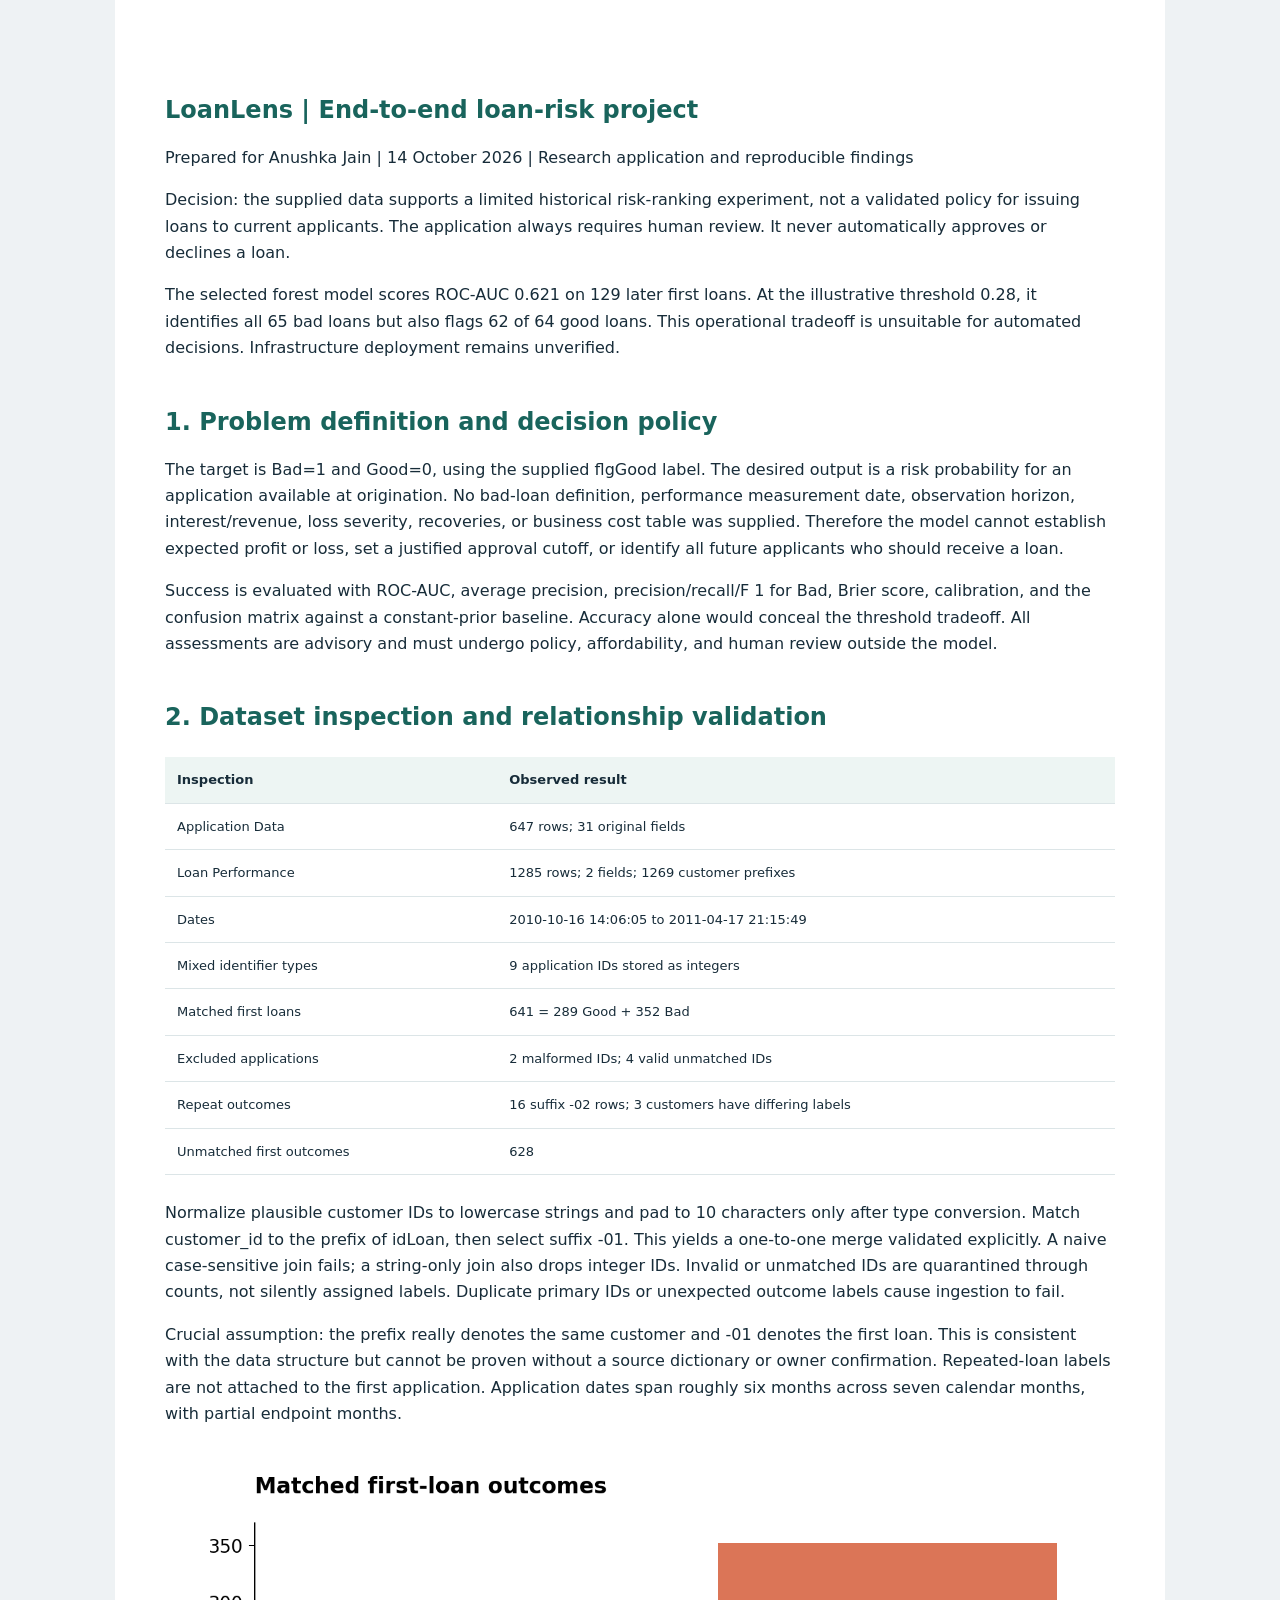
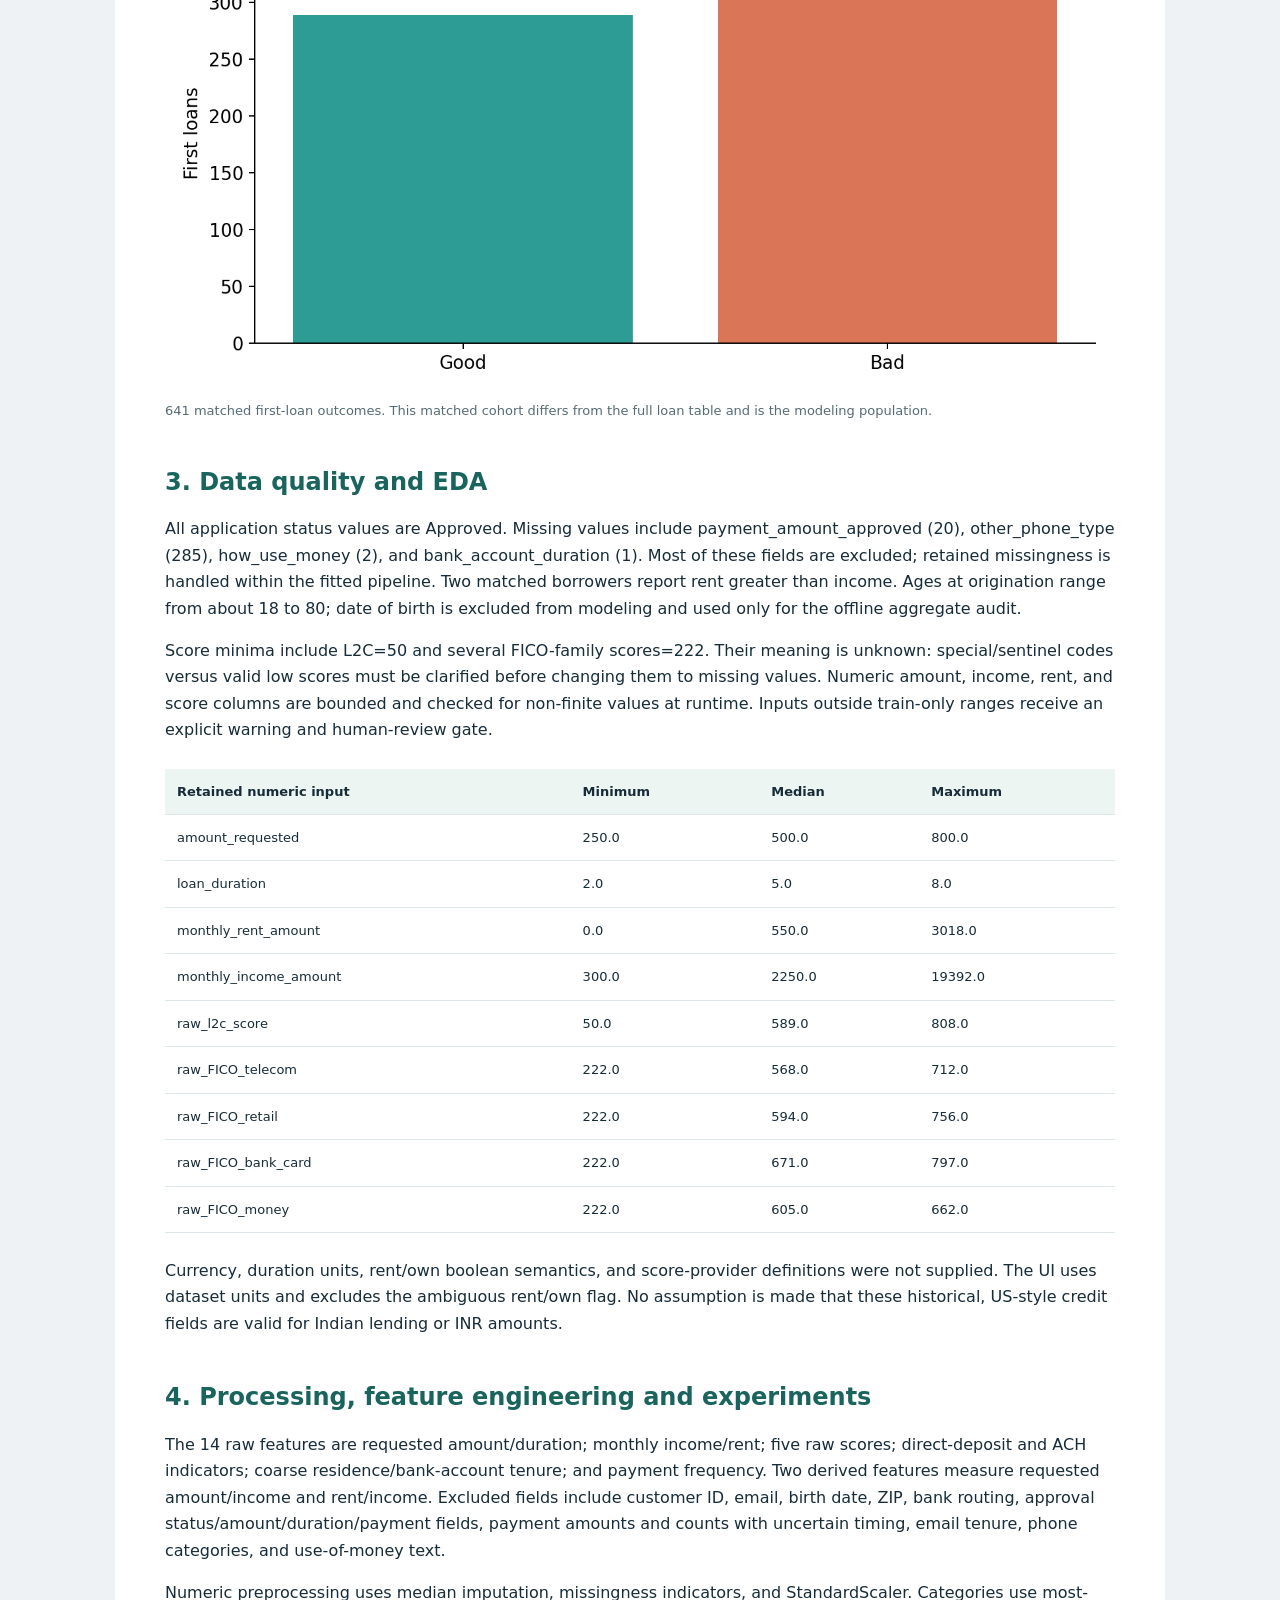
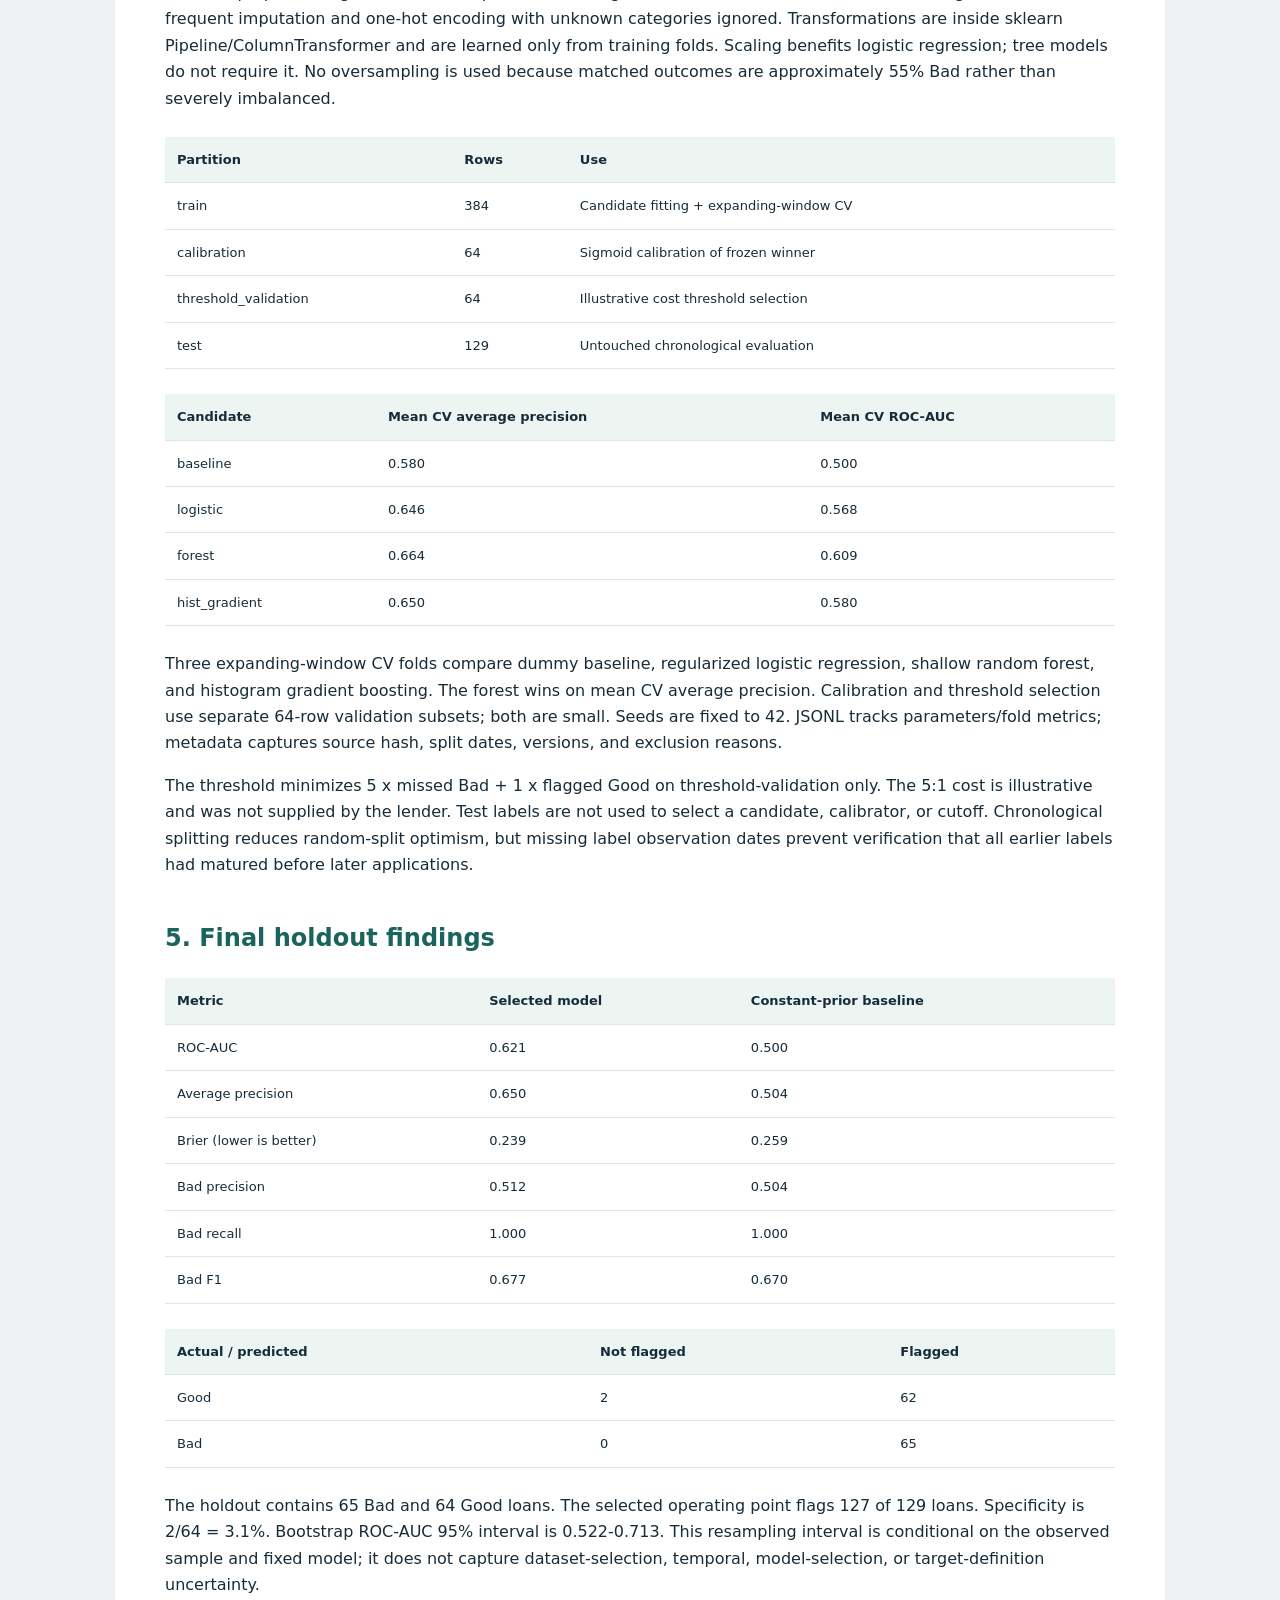
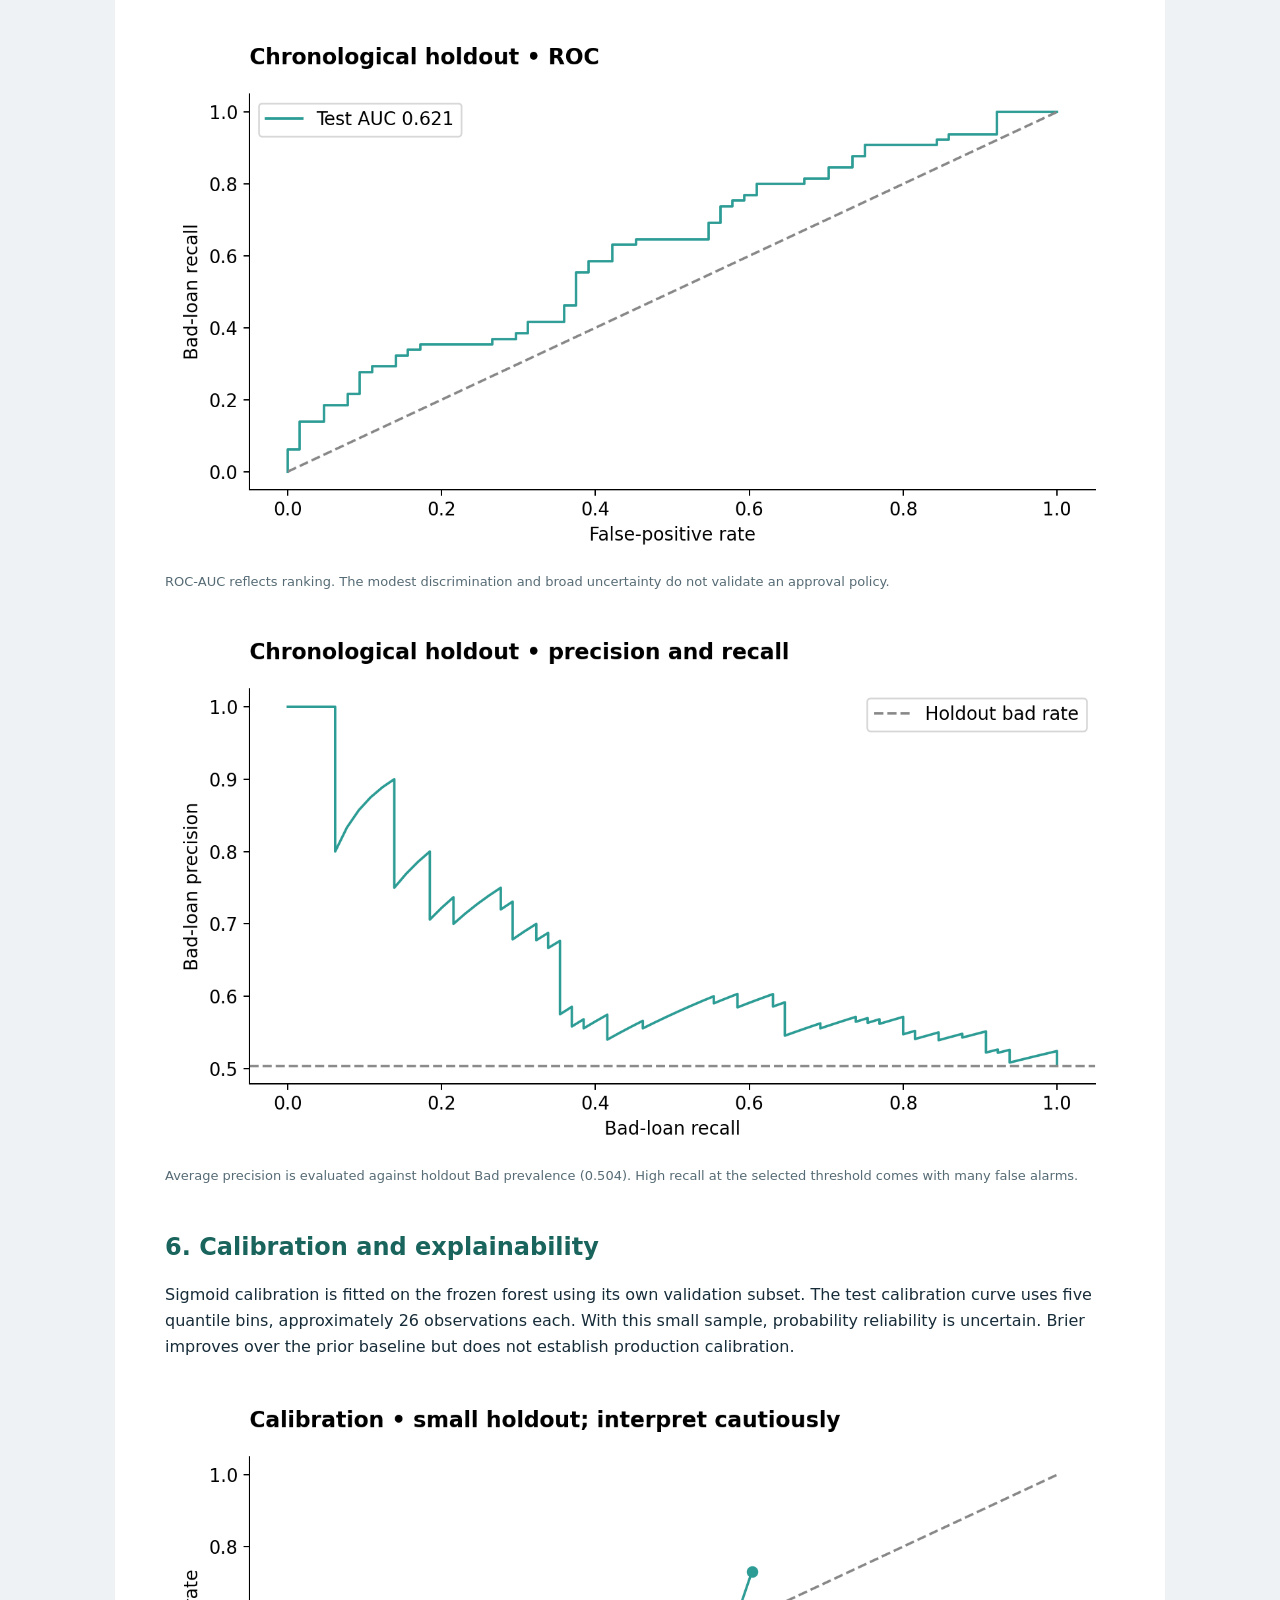
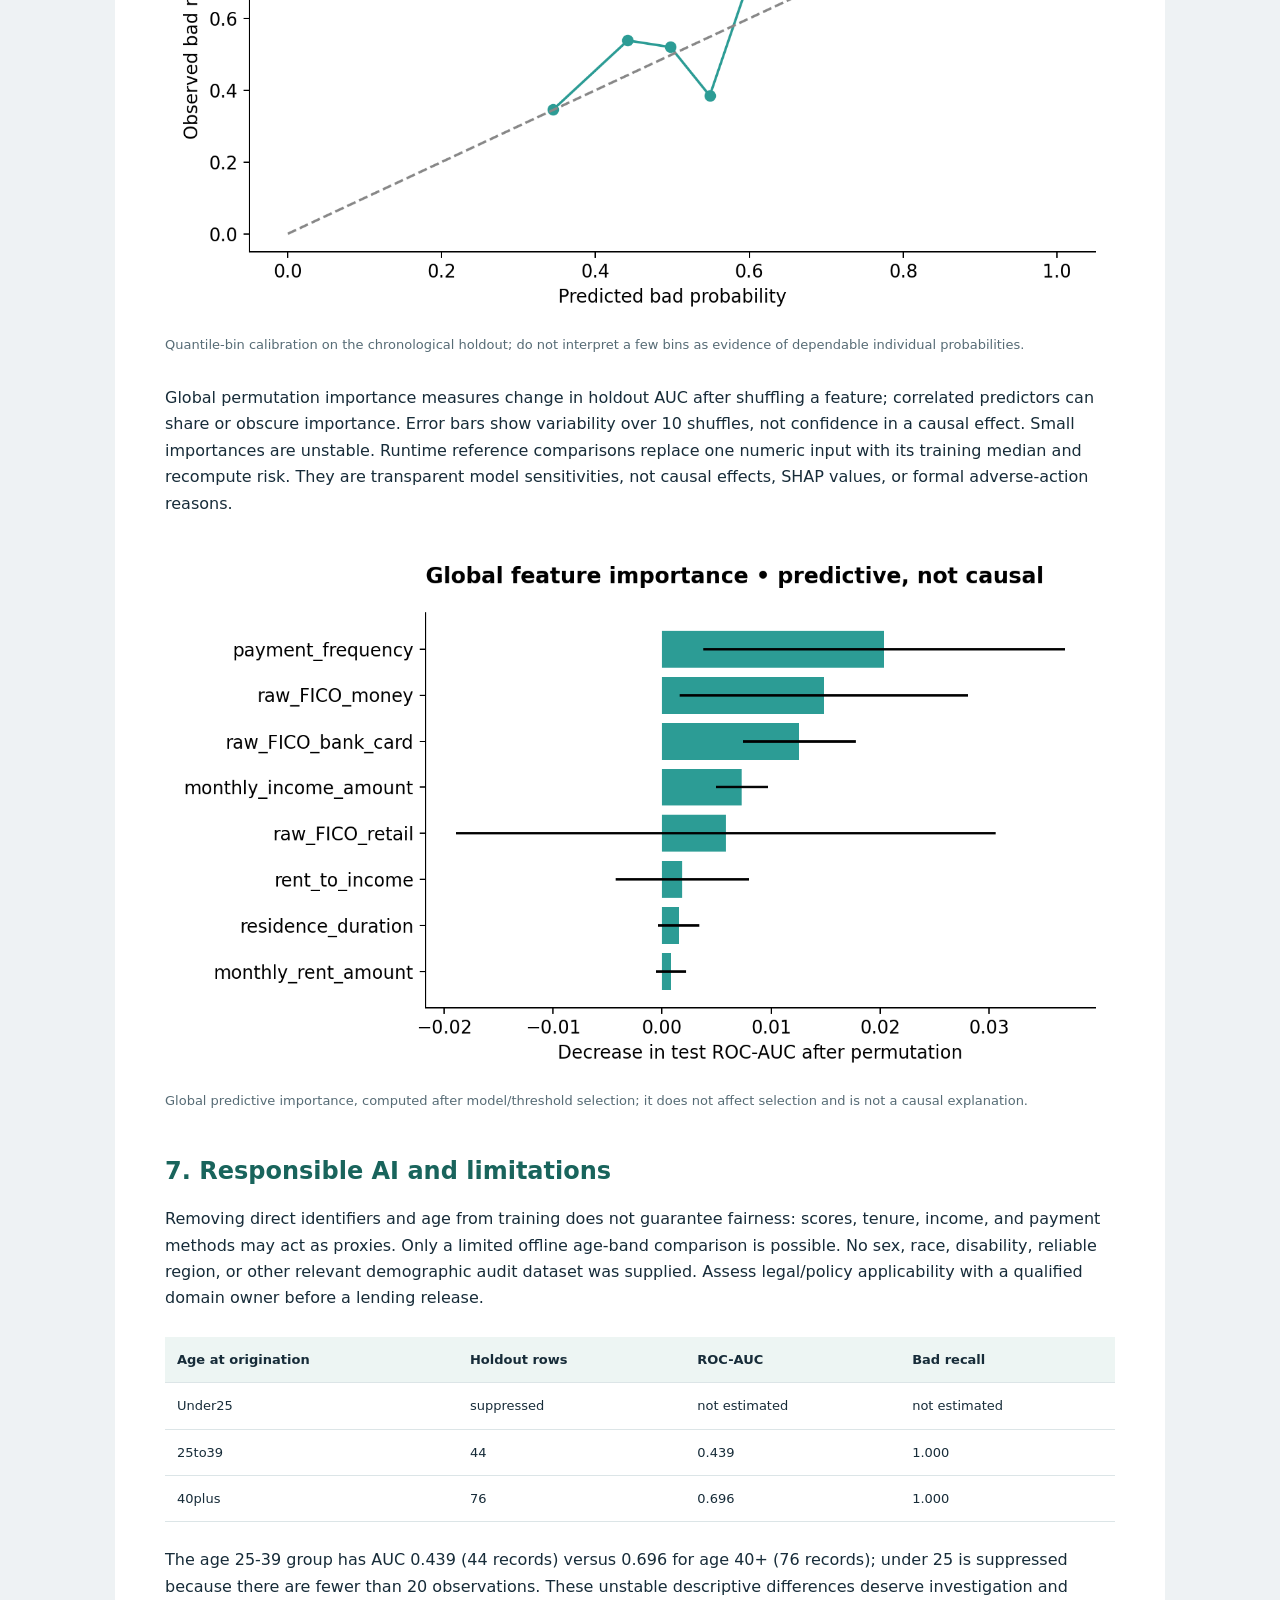
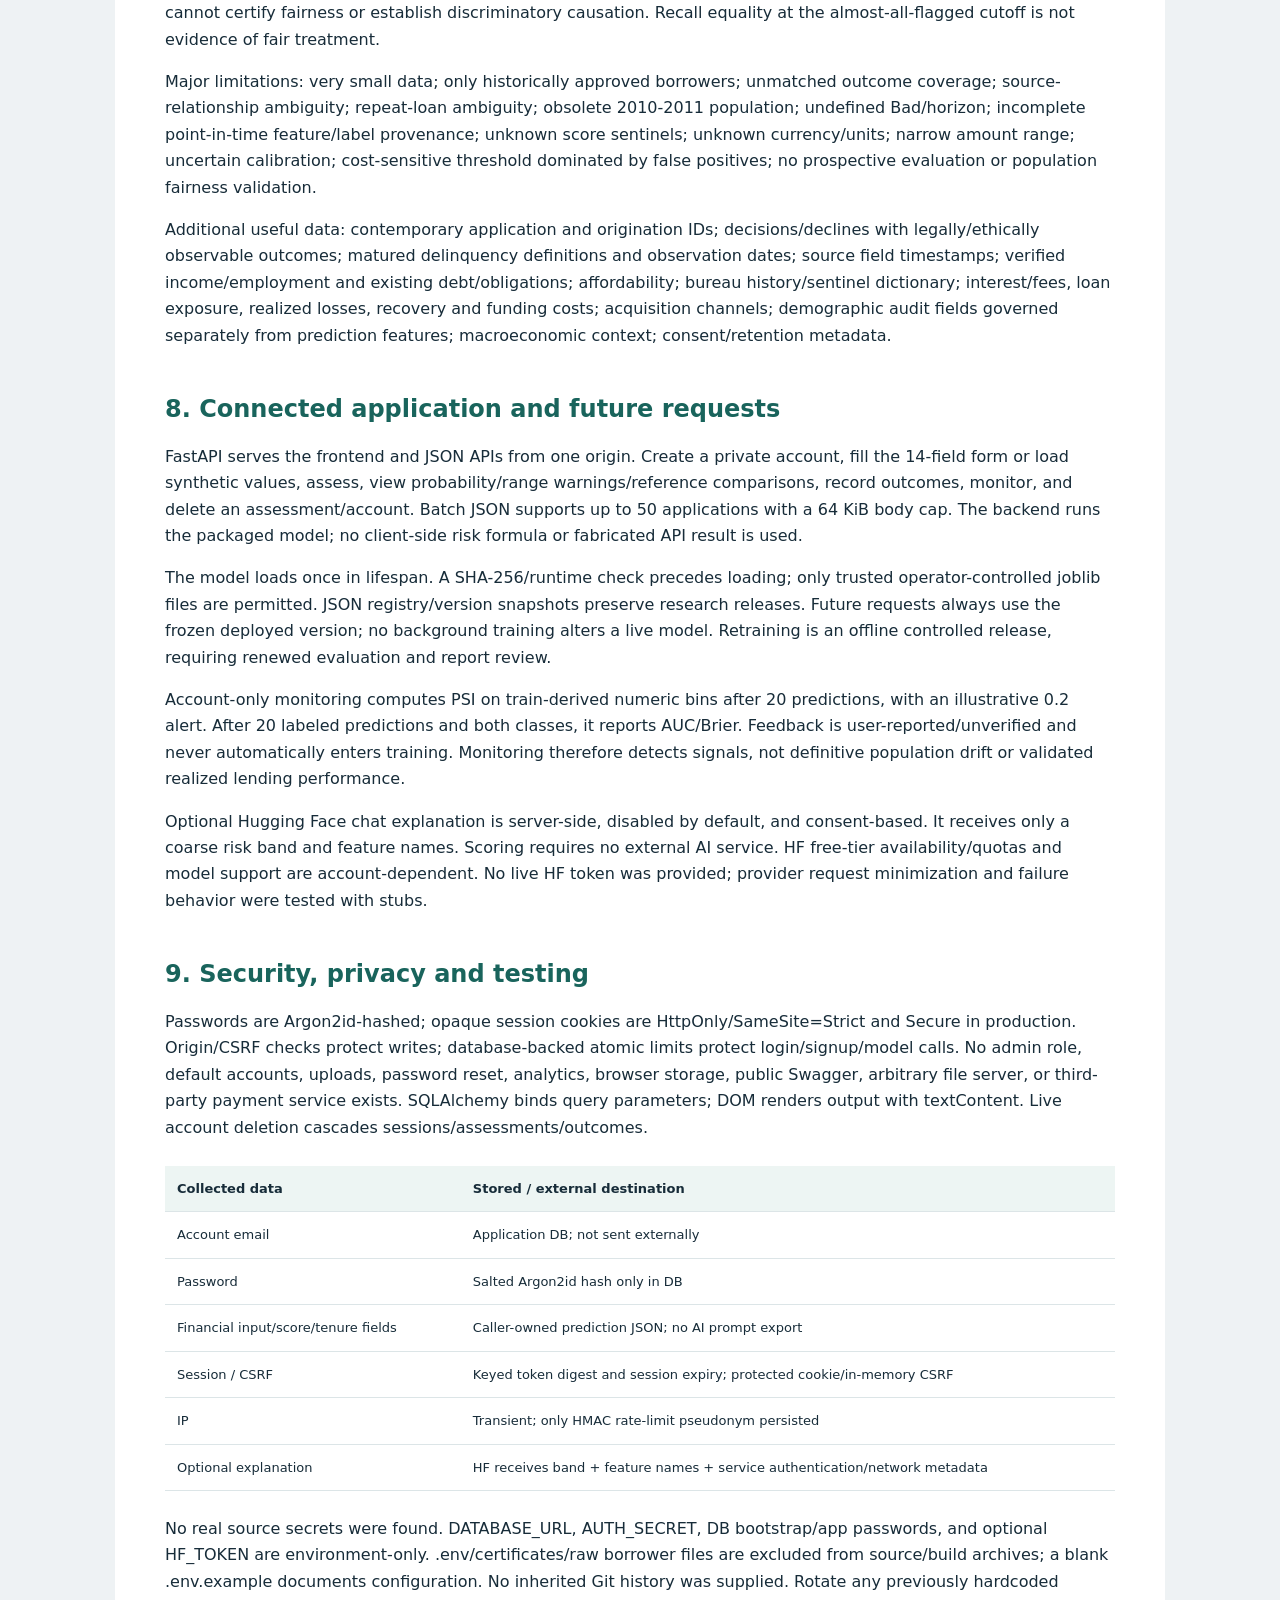
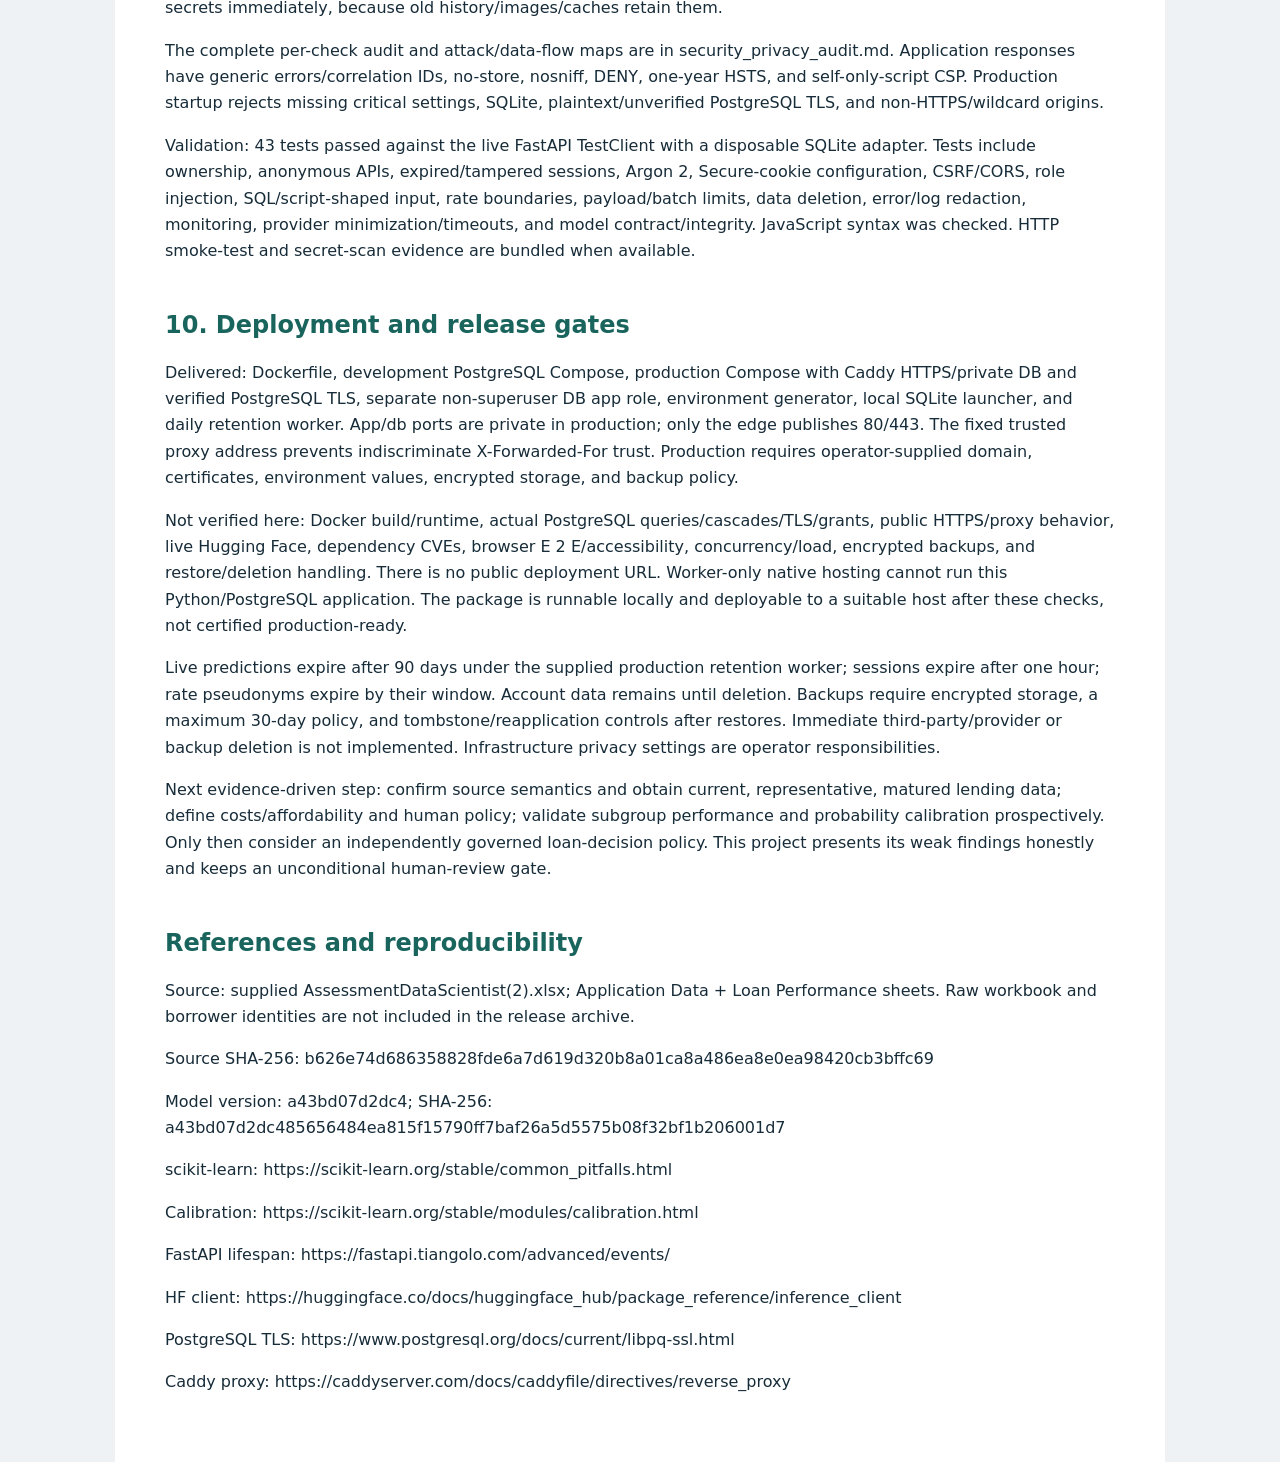
<file: reports/project_report.html>
<!doctype html><html lang="en"><head><meta charset="utf-8"><meta name="viewport" content="width=device-width,initial-scale=1"><title>LoanLens project report</title><link rel="stylesheet" href="report.css"></head><body><main>
<h2>LoanLens | End-to-end loan-risk project</h2>
<p>Prepared for Anushka Jain | 14 October 2026 | Research application and reproducible findings</p>
<p>Decision: the supplied data supports a limited historical risk-ranking experiment, not a validated policy for issuing loans to current applicants. The application always requires human review. It never automatically approves or declines a loan.</p>
<p>The selected forest model scores ROC-AUC 0.621 on 129 later first loans. At the illustrative threshold 0.28, it identifies all 65 bad loans but also flags 62 of 64 good loans. This operational tradeoff is unsuitable for automated decisions. Infrastructure deployment remains unverified.</p>
<h2>1. Problem definition and decision policy</h2>
<p>The target is Bad=1 and Good=0, using the supplied flgGood label. The desired output is a risk probability for an application available at origination. No bad-loan definition, performance measurement date, observation horizon, interest/revenue, loss severity, recoveries, or business cost table was supplied. Therefore the model cannot establish expected profit or loss, set a justified approval cutoff, or identify all future applicants who should receive a loan.</p>
<p>Success is evaluated with ROC-AUC, average precision, precision/recall/F 1 for Bad, Brier score, calibration, and the confusion matrix against a constant-prior baseline. Accuracy alone would conceal the threshold tradeoff. All assessments are advisory and must undergo policy, affordability, and human review outside the model.</p>
<h2>2. Dataset inspection and relationship validation</h2>
<table><thead><tr><th>Inspection</th><th>Observed result</th></tr></thead><tbody><tr><td>Application Data</td><td>647 rows; 31 original fields</td></tr><tr><td>Loan Performance</td><td>1285 rows; 2 fields; 1269 customer prefixes</td></tr><tr><td>Dates</td><td>2010-10-16 14:06:05 to 2011-04-17 21:15:49</td></tr><tr><td>Mixed identifier types</td><td>9 application IDs stored as integers</td></tr><tr><td>Matched first loans</td><td>641 = 289 Good + 352 Bad</td></tr><tr><td>Excluded applications</td><td>2 malformed IDs; 4 valid unmatched IDs</td></tr><tr><td>Repeat outcomes</td><td>16 suffix -02 rows; 3 customers have differing labels</td></tr><tr><td>Unmatched first outcomes</td><td>628</td></tr></tbody></table>
<p>Normalize plausible customer IDs to lowercase strings and pad to 10 characters only after type conversion. Match customer_id to the prefix of idLoan, then select suffix -01. This yields a one-to-one merge validated explicitly. A naive case-sensitive join fails; a string-only join also drops integer IDs. Invalid or unmatched IDs are quarantined through counts, not silently assigned labels. Duplicate primary IDs or unexpected outcome labels cause ingestion to fail.</p>
<p>Crucial assumption: the prefix really denotes the same customer and -01 denotes the first loan. This is consistent with the data structure but cannot be proven without a source dictionary or owner confirmation. Repeated-loan labels are not attached to the first application. Application dates span roughly six months across seven calendar months, with partial endpoint months.</p>
<figure><img src="figures/01_labels.png" alt="641 matched first-loan outcomes. This matched cohort differs from the full loan table and is the modeling population."><figcaption>641 matched first-loan outcomes. This matched cohort differs from the full loan table and is the modeling population.</figcaption></figure>
<h2>3. Data quality and EDA</h2>
<p>All application status values are Approved. Missing values include payment_amount_approved (20), other_phone_type (285), how_use_money (2), and bank_account_duration (1). Most of these fields are excluded; retained missingness is handled within the fitted pipeline. Two matched borrowers report rent greater than income. Ages at origination range from about 18 to 80; date of birth is excluded from modeling and used only for the offline aggregate audit.</p>
<p>Score minima include L2C=50 and several FICO-family scores=222. Their meaning is unknown: special/sentinel codes versus valid low scores must be clarified before changing them to missing values. Numeric amount, income, rent, and score columns are bounded and checked for non-finite values at runtime. Inputs outside train-only ranges receive an explicit warning and human-review gate.</p>
<table><thead><tr><th>Retained numeric input</th><th>Minimum</th><th>Median</th><th>Maximum</th></tr></thead><tbody><tr><td>amount_requested</td><td>250.0</td><td>500.0</td><td>800.0</td></tr><tr><td>loan_duration</td><td>2.0</td><td>5.0</td><td>8.0</td></tr><tr><td>monthly_rent_amount</td><td>0.0</td><td>550.0</td><td>3018.0</td></tr><tr><td>monthly_income_amount</td><td>300.0</td><td>2250.0</td><td>19392.0</td></tr><tr><td>raw_l2c_score</td><td>50.0</td><td>589.0</td><td>808.0</td></tr><tr><td>raw_FICO_telecom</td><td>222.0</td><td>568.0</td><td>712.0</td></tr><tr><td>raw_FICO_retail</td><td>222.0</td><td>594.0</td><td>756.0</td></tr><tr><td>raw_FICO_bank_card</td><td>222.0</td><td>671.0</td><td>797.0</td></tr><tr><td>raw_FICO_money</td><td>222.0</td><td>605.0</td><td>662.0</td></tr></tbody></table>
<p>Currency, duration units, rent/own boolean semantics, and score-provider definitions were not supplied. The UI uses dataset units and excludes the ambiguous rent/own flag. No assumption is made that these historical, US-style credit fields are valid for Indian lending or INR amounts.</p>
<h2>4. Processing, feature engineering and experiments</h2>
<p>The 14 raw features are requested amount/duration; monthly income/rent; five raw scores; direct-deposit and ACH indicators; coarse residence/bank-account tenure; and payment frequency. Two derived features measure requested amount/income and rent/income. Excluded fields include customer ID, email, birth date, ZIP, bank routing, approval status/amount/duration/payment fields, payment amounts and counts with uncertain timing, email tenure, phone categories, and use-of-money text.</p>
<p>Numeric preprocessing uses median imputation, missingness indicators, and StandardScaler. Categories use most-frequent imputation and one-hot encoding with unknown categories ignored. Transformations are inside sklearn Pipeline/ColumnTransformer and are learned only from training folds. Scaling benefits logistic regression; tree models do not require it. No oversampling is used because matched outcomes are approximately 55% Bad rather than severely imbalanced.</p>
<table><thead><tr><th>Partition</th><th>Rows</th><th>Use</th></tr></thead><tbody><tr><td>train</td><td>384</td><td>Candidate fitting + expanding-window CV</td></tr><tr><td>calibration</td><td>64</td><td>Sigmoid calibration of frozen winner</td></tr><tr><td>threshold_validation</td><td>64</td><td>Illustrative cost threshold selection</td></tr><tr><td>test</td><td>129</td><td>Untouched chronological evaluation</td></tr></tbody></table>
<table><thead><tr><th>Candidate</th><th>Mean CV average precision</th><th>Mean CV ROC-AUC</th></tr></thead><tbody><tr><td>baseline</td><td>0.580</td><td>0.500</td></tr><tr><td>logistic</td><td>0.646</td><td>0.568</td></tr><tr><td>forest</td><td>0.664</td><td>0.609</td></tr><tr><td>hist_gradient</td><td>0.650</td><td>0.580</td></tr></tbody></table>
<p>Three expanding-window CV folds compare dummy baseline, regularized logistic regression, shallow random forest, and histogram gradient boosting. The forest wins on mean CV average precision. Calibration and threshold selection use separate 64-row validation subsets; both are small. Seeds are fixed to 42. JSONL tracks parameters/fold metrics; metadata captures source hash, split dates, versions, and exclusion reasons.</p>
<p>The threshold minimizes 5 x missed Bad + 1 x flagged Good on threshold-validation only. The 5:1 cost is illustrative and was not supplied by the lender. Test labels are not used to select a candidate, calibrator, or cutoff. Chronological splitting reduces random-split optimism, but missing label observation dates prevent verification that all earlier labels had matured before later applications.</p>
<h2>5. Final holdout findings</h2>
<table><thead><tr><th>Metric</th><th>Selected model</th><th>Constant-prior baseline</th></tr></thead><tbody><tr><td>ROC-AUC</td><td>0.621</td><td>0.500</td></tr><tr><td>Average precision</td><td>0.650</td><td>0.504</td></tr><tr><td>Brier (lower is better)</td><td>0.239</td><td>0.259</td></tr><tr><td>Bad precision</td><td>0.512</td><td>0.504</td></tr><tr><td>Bad recall</td><td>1.000</td><td>1.000</td></tr><tr><td>Bad F1</td><td>0.677</td><td>0.670</td></tr></tbody></table>
<table><thead><tr><th>Actual / predicted</th><th>Not flagged</th><th>Flagged</th></tr></thead><tbody><tr><td>Good</td><td>2</td><td>62</td></tr><tr><td>Bad</td><td>0</td><td>65</td></tr></tbody></table>
<p>The holdout contains 65 Bad and 64 Good loans. The selected operating point flags 127 of 129 loans. Specificity is 2/64 = 3.1%. Bootstrap ROC-AUC 95% interval is 0.522-0.713. This resampling interval is conditional on the observed sample and fixed model; it does not capture dataset-selection, temporal, model-selection, or target-definition uncertainty.</p>
<figure><img src="figures/02_roc.png" alt="ROC-AUC reflects ranking. The modest discrimination and broad uncertainty do not validate an approval policy."><figcaption>ROC-AUC reflects ranking. The modest discrimination and broad uncertainty do not validate an approval policy.</figcaption></figure>
<figure><img src="figures/03_precision_recall.png" alt="Average precision is evaluated against holdout Bad prevalence (0.504). High recall at the selected threshold comes with many false alarms."><figcaption>Average precision is evaluated against holdout Bad prevalence (0.504). High recall at the selected threshold comes with many false alarms.</figcaption></figure>
<h2>6. Calibration and explainability</h2>
<p>Sigmoid calibration is fitted on the frozen forest using its own validation subset. The test calibration curve uses five quantile bins, approximately 26 observations each. With this small sample, probability reliability is uncertain. Brier improves over the prior baseline but does not establish production calibration.</p>
<figure><img src="figures/04_calibration.png" alt="Quantile-bin calibration on the chronological holdout; do not interpret a few bins as evidence of dependable individual probabilities."><figcaption>Quantile-bin calibration on the chronological holdout; do not interpret a few bins as evidence of dependable individual probabilities.</figcaption></figure>
<p>Global permutation importance measures change in holdout AUC after shuffling a feature; correlated predictors can share or obscure importance. Error bars show variability over 10 shuffles, not confidence in a causal effect. Small importances are unstable. Runtime reference comparisons replace one numeric input with its training median and recompute risk. They are transparent model sensitivities, not causal effects, SHAP values, or formal adverse-action reasons.</p>
<figure><img src="figures/05_importance.png" alt="Global predictive importance, computed after model/threshold selection; it does not affect selection and is not a causal explanation."><figcaption>Global predictive importance, computed after model/threshold selection; it does not affect selection and is not a causal explanation.</figcaption></figure>
<h2>7. Responsible AI and limitations</h2>
<p>Removing direct identifiers and age from training does not guarantee fairness: scores, tenure, income, and payment methods may act as proxies. Only a limited offline age-band comparison is possible. No sex, race, disability, reliable region, or other relevant demographic audit dataset was supplied. Assess legal/policy applicability with a qualified domain owner before a lending release.</p>
<table><thead><tr><th>Age at origination</th><th>Holdout rows</th><th>ROC-AUC</th><th>Bad recall</th></tr></thead><tbody><tr><td>Under25</td><td>suppressed</td><td>not estimated</td><td>not estimated</td></tr><tr><td>25to39</td><td>44</td><td>0.439</td><td>1.000</td></tr><tr><td>40plus</td><td>76</td><td>0.696</td><td>1.000</td></tr></tbody></table>
<p>The age 25-39 group has AUC 0.439 (44 records) versus 0.696 for age 40+ (76 records); under 25 is suppressed because there are fewer than 20 observations. These unstable descriptive differences deserve investigation and cannot certify fairness or establish discriminatory causation. Recall equality at the almost-all-flagged cutoff is not evidence of fair treatment.</p>
<p>Major limitations: very small data; only historically approved borrowers; unmatched outcome coverage; source-relationship ambiguity; repeat-loan ambiguity; obsolete 2010-2011 population; undefined Bad/horizon; incomplete point-in-time feature/label provenance; unknown score sentinels; unknown currency/units; narrow amount range; uncertain calibration; cost-sensitive threshold dominated by false positives; no prospective evaluation or population fairness validation.</p>
<p>Additional useful data: contemporary application and origination IDs; decisions/declines with legally/ethically observable outcomes; matured delinquency definitions and observation dates; source field timestamps; verified income/employment and existing debt/obligations; affordability; bureau history/sentinel dictionary; interest/fees, loan exposure, realized losses, recovery and funding costs; acquisition channels; demographic audit fields governed separately from prediction features; macroeconomic context; consent/retention metadata.</p>
<h2>8. Connected application and future requests</h2>
<p>FastAPI serves the frontend and JSON APIs from one origin. Create a private account, fill the 14-field form or load synthetic values, assess, view probability/range warnings/reference comparisons, record outcomes, monitor, and delete an assessment/account. Batch JSON supports up to 50 applications with a 64 KiB body cap. The backend runs the packaged model; no client-side risk formula or fabricated API result is used.</p>
<p>The model loads once in lifespan. A SHA-256/runtime check precedes loading; only trusted operator-controlled joblib files are permitted. JSON registry/version snapshots preserve research releases. Future requests always use the frozen deployed version; no background training alters a live model. Retraining is an offline controlled release, requiring renewed evaluation and report review.</p>
<p>Account-only monitoring computes PSI on train-derived numeric bins after 20 predictions, with an illustrative 0.2 alert. After 20 labeled predictions and both classes, it reports AUC/Brier. Feedback is user-reported/unverified and never automatically enters training. Monitoring therefore detects signals, not definitive population drift or validated realized lending performance.</p>
<p>Optional Hugging Face chat explanation is server-side, disabled by default, and consent-based. It receives only a coarse risk band and feature names. Scoring requires no external AI service. HF free-tier availability/quotas and model support are account-dependent. No live HF token was provided; provider request minimization and failure behavior were tested with stubs.</p>
<h2>9. Security, privacy and testing</h2>
<p>Passwords are Argon2id-hashed; opaque session cookies are HttpOnly/SameSite=Strict and Secure in production. Origin/CSRF checks protect writes; database-backed atomic limits protect login/signup/model calls. No admin role, default accounts, uploads, password reset, analytics, browser storage, public Swagger, arbitrary file server, or third-party payment service exists. SQLAlchemy binds query parameters; DOM renders output with textContent. Live account deletion cascades sessions/assessments/outcomes.</p>
<table><thead><tr><th>Collected data</th><th>Stored / external destination</th></tr></thead><tbody><tr><td>Account email</td><td>Application DB; not sent externally</td></tr><tr><td>Password</td><td>Salted Argon2id hash only in DB</td></tr><tr><td>Financial input/score/tenure fields</td><td>Caller-owned prediction JSON; no AI prompt export</td></tr><tr><td>Session / CSRF</td><td>Keyed token digest and session expiry; protected cookie/in-memory CSRF</td></tr><tr><td>IP</td><td>Transient; only HMAC rate-limit pseudonym persisted</td></tr><tr><td>Optional explanation</td><td>HF receives band + feature names + service authentication/network metadata</td></tr></tbody></table>
<p>No real source secrets were found. DATABASE_URL, AUTH_SECRET, DB bootstrap/app passwords, and optional HF_TOKEN are environment-only. .env/certificates/raw borrower files are excluded from source/build archives; a blank .env.example documents configuration. No inherited Git history was supplied. Rotate any previously hardcoded secrets immediately, because old history/images/caches retain them.</p>
<p>The complete per-check audit and attack/data-flow maps are in security_privacy_audit.md. Application responses have generic errors/correlation IDs, no-store, nosniff, DENY, one-year HSTS, and self-only-script CSP. Production startup rejects missing critical settings, SQLite, plaintext/unverified PostgreSQL TLS, and non-HTTPS/wildcard origins.</p>
<p>Validation: 43 tests passed against the live FastAPI TestClient with a disposable SQLite adapter. Tests include ownership, anonymous APIs, expired/tampered sessions, Argon 2, Secure-cookie configuration, CSRF/CORS, role injection, SQL/script-shaped input, rate boundaries, payload/batch limits, data deletion, error/log redaction, monitoring, provider minimization/timeouts, and model contract/integrity. JavaScript syntax was checked. HTTP smoke-test and secret-scan evidence are bundled when available.</p>
<h2>10. Deployment and release gates</h2>
<p>Delivered: Dockerfile, development PostgreSQL Compose, production Compose with Caddy HTTPS/private DB and verified PostgreSQL TLS, separate non-superuser DB app role, environment generator, local SQLite launcher, and daily retention worker. App/db ports are private in production; only the edge publishes 80/443. The fixed trusted proxy address prevents indiscriminate X-Forwarded-For trust. Production requires operator-supplied domain, certificates, environment values, encrypted storage, and backup policy.</p>
<p>Not verified here: Docker build/runtime, actual PostgreSQL queries/cascades/TLS/grants, public HTTPS/proxy behavior, live Hugging Face, dependency CVEs, browser E 2 E/accessibility, concurrency/load, encrypted backups, and restore/deletion handling. There is no public deployment URL. Worker-only native hosting cannot run this Python/PostgreSQL application. The package is runnable locally and deployable to a suitable host after these checks, not certified production-ready.</p>
<p>Live predictions expire after 90 days under the supplied production retention worker; sessions expire after one hour; rate pseudonyms expire by their window. Account data remains until deletion. Backups require encrypted storage, a maximum 30-day policy, and tombstone/reapplication controls after restores. Immediate third-party/provider or backup deletion is not implemented. Infrastructure privacy settings are operator responsibilities.</p>
<p>Next evidence-driven step: confirm source semantics and obtain current, representative, matured lending data; define costs/affordability and human policy; validate subgroup performance and probability calibration prospectively. Only then consider an independently governed loan-decision policy. This project presents its weak findings honestly and keeps an unconditional human-review gate.</p>
<h2>References and reproducibility</h2>
<p>Source: supplied AssessmentDataScientist(2).xlsx; Application Data + Loan Performance sheets. Raw workbook and borrower identities are not included in the release archive.</p>
<p>Source SHA-256: b626e74d686358828fde6a7d619d320b8a01ca8a486ea8e0ea98420cb3bffc69</p>
<p>Model version: a43bd07d2dc4; SHA-256: a43bd07d2dc485656484ea815f15790ff7baf26a5d5575b08f32bf1b206001d7</p>
<p>scikit-learn: https://scikit-learn.org/stable/common_pitfalls.html</p>
<p>Calibration: https://scikit-learn.org/stable/modules/calibration.html</p>
<p>FastAPI lifespan: https://fastapi.tiangolo.com/advanced/events/</p>
<p>HF client: https://huggingface.co/docs/huggingface_hub/package_reference/inference_client</p>
<p>PostgreSQL TLS: https://www.postgresql.org/docs/current/libpq-ssl.html</p>
<p>Caddy proxy: https://caddyserver.com/docs/caddyfile/directives/reverse_proxy</p>
</main></body></html>
</file>
<file: reports/report.css>
body{background:#eef2f4;color:#172c39;font:16px/1.65 system-ui,sans-serif;margin:0}main{max-width:950px;margin:auto;background:white;padding:50px}h2{color:#19645c;margin-top:45px;line-height:1.25}table{width:100%;border-collapse:collapse;font-size:13px;margin:25px 0}th,td{text-align:left;border-bottom:1px solid #dce5e7;padding:12px;vertical-align:top}th{background:#edf5f3}img{width:100%}figure{margin:30px 0}figcaption{font-size:13px;color:#566b75}p{overflow-wrap:anywhere}@media(max-width:650px){main{padding:22px}table{font-size:11px}th,td{padding:5px}}
</file>
